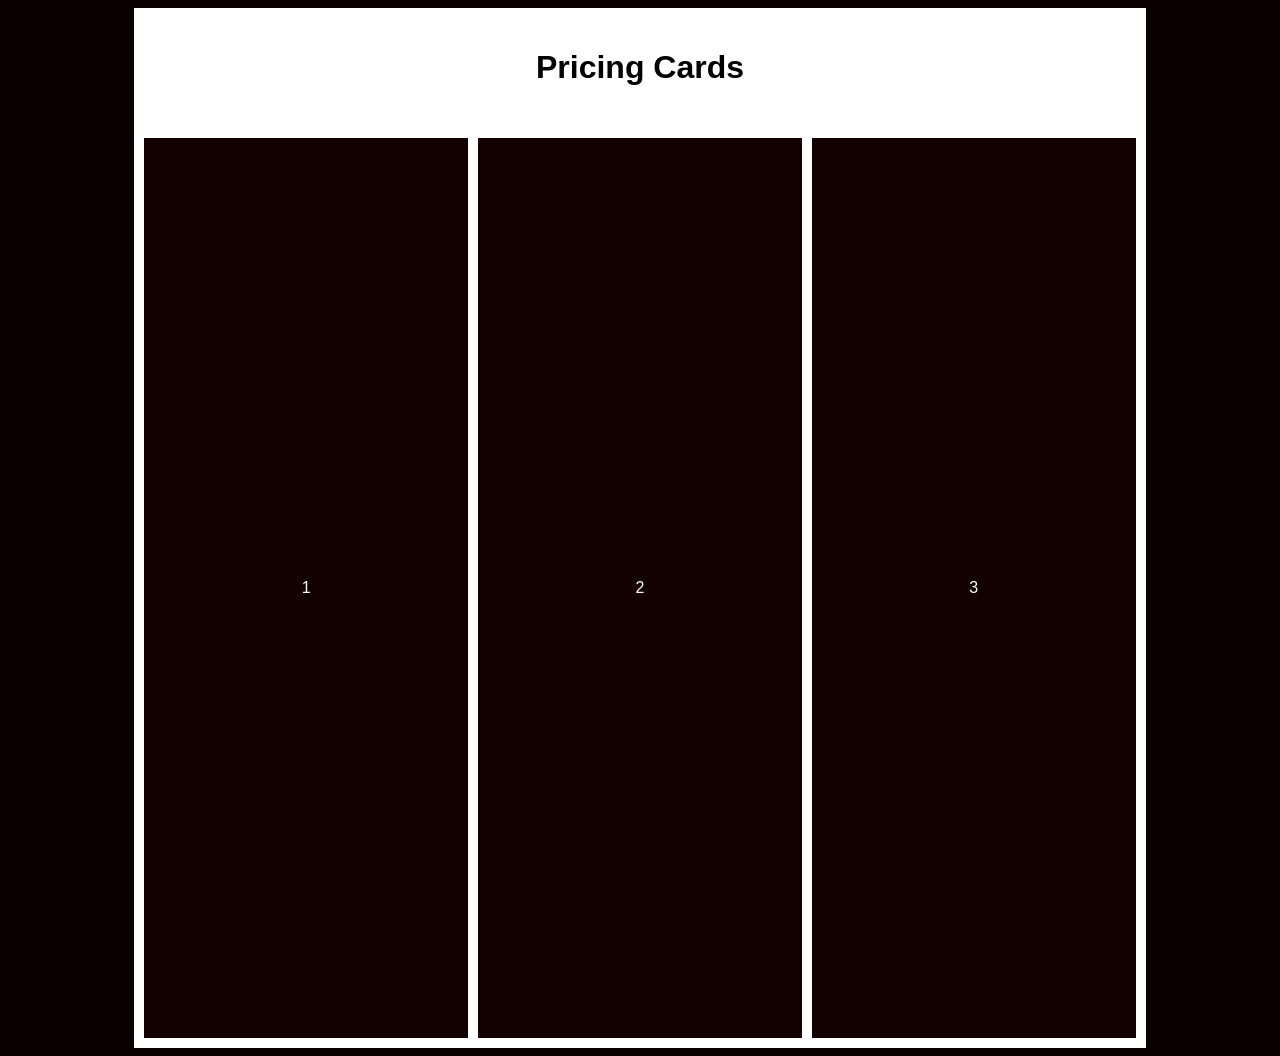
<file: grid/Assingment 1/index.html>
<!DOCTYPE html>
<html lang="en">
<head>
    <meta charset="UTF-8">
    <meta name="viewport" content="width=device-width, initial-scale=1.0">
    <title>Document</title>
    <style>
        body{
            font-family: Arial, sans-serif;
            background-color: #0b0000;
        }
        .nav{
            background-color: #fff;
            padding: 20px;
            text-align: center;
            color: #000;
        }
        .main{
            width: 80%;
            margin: 0 auto;
        }
        .container{
            display: grid;
            grid-template-columns: repeat(3, 1fr);
            background-color: #fff;
            gap: 10px;
            padding: 10px;
            height: 100vh;
        }
        .item{
            background-color: #130101;
            color: #fff;
            padding: 20px;
            text-align: center;
            display: flex;
            justify-content: center;
            align-items: center;
        }
    </style>
</head>
<body>
    <div class="main">
        <div class="nav">
            <h1>Pricing Cards</h1>
            </div>
    
        <div class="container">
            
            <div class="item">1</div>
            <div class="item">2</div>
            <div class="item">3</div>  
        </div>
        </div>
    </div>
</body>
</html>
</file>
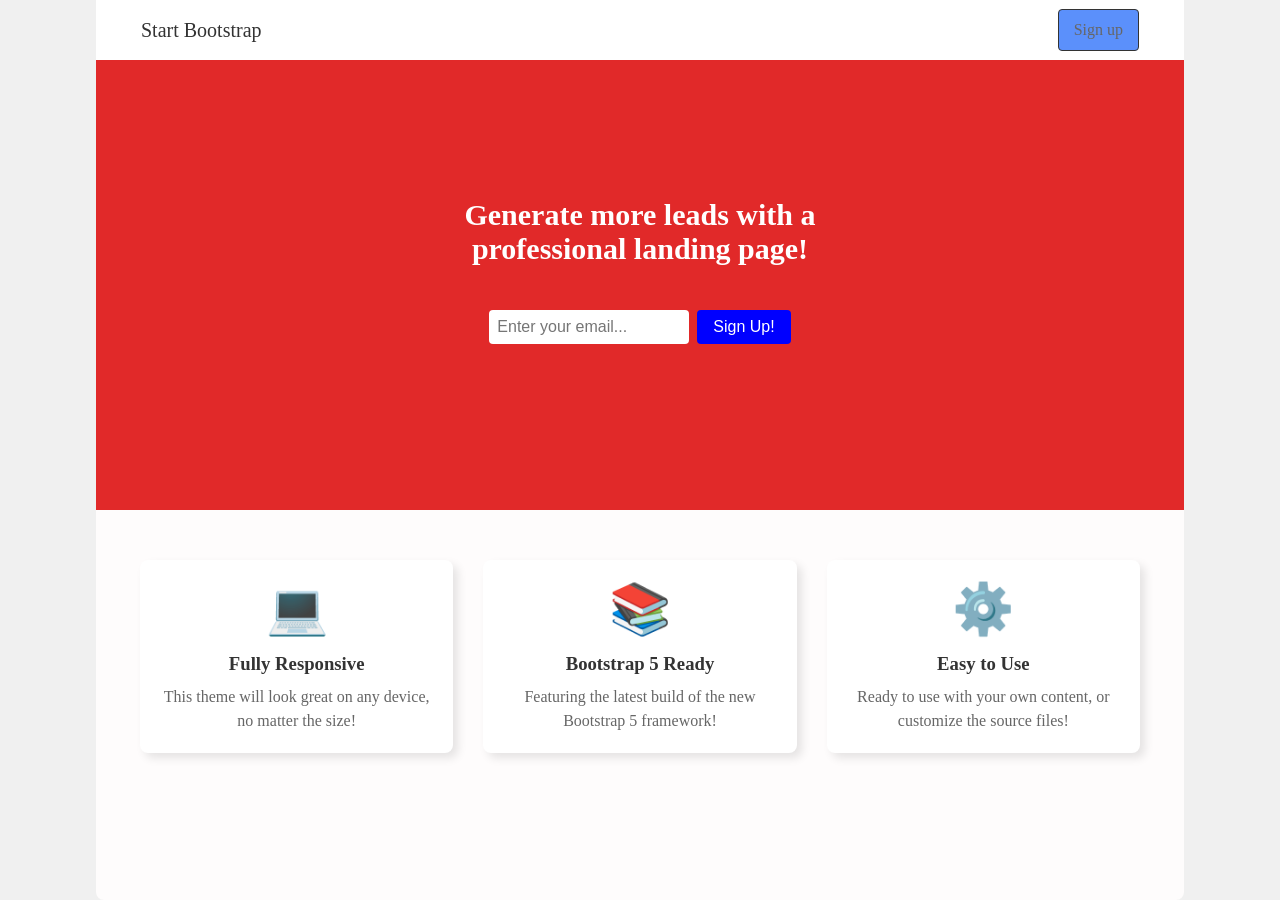
<file: Mini Assingment/Assingment 1/index.html>
<!doctype html>
<html lang="en">
  <head>
    <meta charset="UTF-8" />
    <meta name="viewport" content="width=device-width, initial-scale=1.0" />
    <title>Document</title>
    <link rel="stylesheet" href="Style.css" />
  </head>
  <body>
    <main class="main">
      <div class="container">
        <nav class="nav">
          <div class="left">
            <p>Start Bootstrap</p>
          </div>
          <div class="right">
            <p>Sign up</p>
          </div>
        </nav>
        <div class="image-container">
        <div class="image">
        <div class="content">
          <span class="title">
            Generate more leads with a professional landing page!
          </span>
        </div>
        <div class="input-container">
          <div class="input-group">
            <input
              type="text"
              placeholder="Enter your email..."
              class="email-input"
            />
          </div>
          <div class="button-group">
            <button class="signup-button">Sign Up!</button>
          </div>
        </div>
        </div>  
        </div>
         <div class="features-container">
        
        <div class="feature-box">
            <div class="icon">💻</div>
            <h3>Fully Responsive</h3>
            <p>This theme will look great on any device, no matter the size!</p>
        </div>

        <div class="feature-box">
            <div class="icon">📚</div>
            <h3>Bootstrap 5 Ready</h3>
            <p>Featuring the latest build of the new Bootstrap 5 framework!</p>
        </div>

        <div class="feature-box">
            <div class="icon">⚙️</div>
            <h3>Easy to Use</h3>
            <p>Ready to use with your own content, or customize the source files!</p>
        </div>

    </div>
      </div>
     
    </main>
  </body>
</html>
</file>
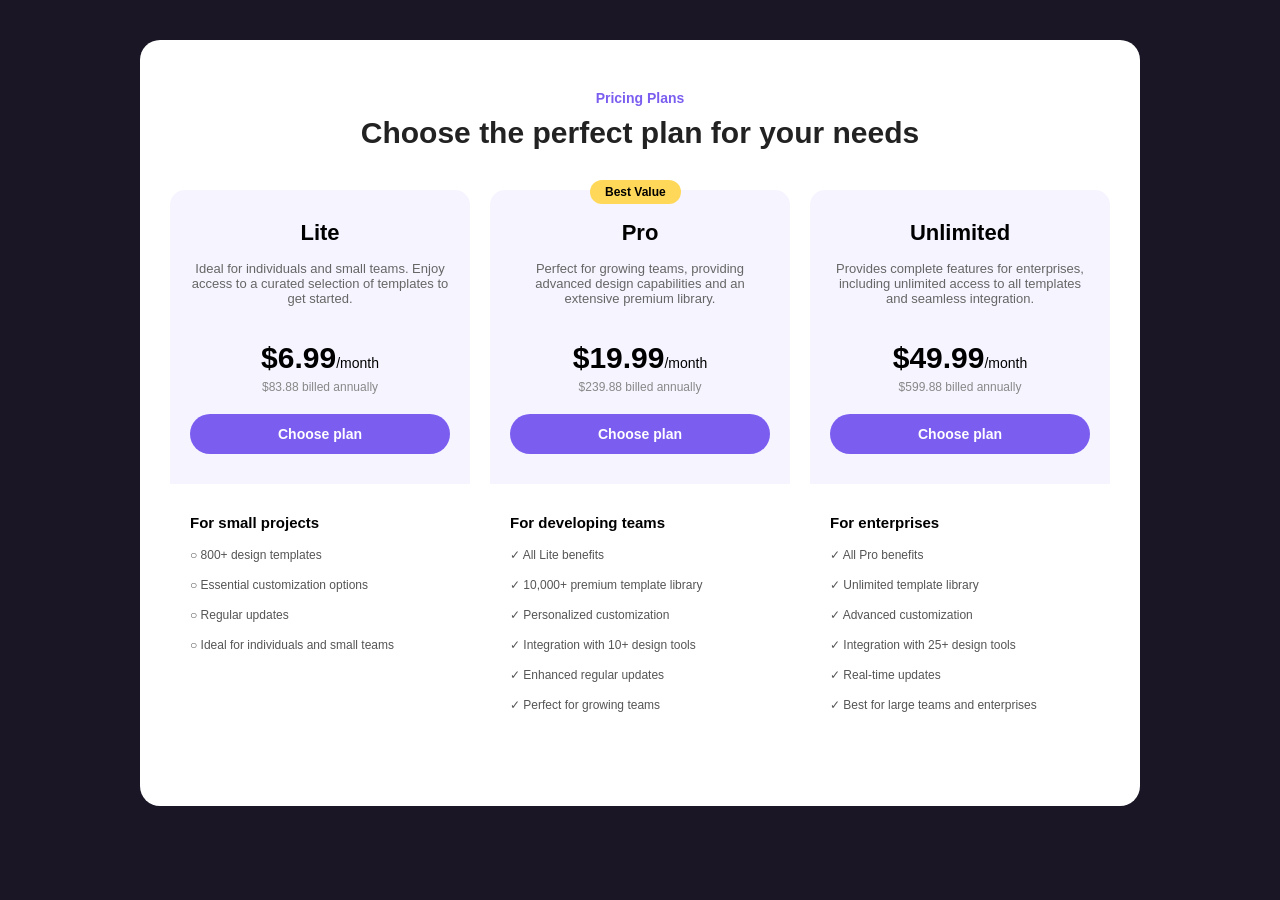
<file: Mini Assingment/Assingment 2/index.html>
<!DOCTYPE html>
<html lang="en">
<head>
    <meta charset="UTF-8">
    <meta name="viewport" content="width=device-width, initial-scale=1.0">
    <title>Pricing Plan</title>
    <link rel="stylesheet" href="style.css">
</head>
<body>

    <div class="main-container">

        <div class="header">
            <h3>Pricing Plans</h3>
            <h1>Choose the perfect plan for your needs</h1>
        </div>

        <div class="cards-row">

            <div class="card">
                <div class="card-top">
                    <h2>Lite</h2>
                    <p>Ideal for individuals and small teams. Enjoy access to a curated selection of templates to get started.</p>
                    <div class="price">$6.99<span>/month</span></div>
                    <div class="billed">$83.88 billed annually</div>
                    <button class="choose-btn">Choose plan</button>
                </div>
                <div class="card-bottom">
                    <h4>For small projects</h4>
                    <ul class="features-list">
                        <li>&#9675; 800+ design templates</li>
                        <li>&#9675; Essential customization options</li>
                        <li>&#9675; Regular updates</li>
                        <li>&#9675; Ideal for individuals and small teams</li>
                    </ul>
                </div>
            </div>

            <div class="card">
                <div class="badge">Best Value</div> <div class="card-top">
                    <h2>Pro</h2>
                    <p>Perfect for growing teams, providing advanced design capabilities and an extensive premium library.</p>
                    <div class="price">$19.99<span>/month</span></div>
                    <div class="billed">$239.88 billed annually</div>
                    <button class="choose-btn">Choose plan</button>
                </div>
                <div class="card-bottom">
                    <h4>For developing teams</h4>
                    <ul class="features-list">
                        <li>&#10003; All Lite benefits</li>
                        <li>&#10003; 10,000+ premium template library</li>
                        <li>&#10003; Personalized customization</li>
                        <li>&#10003; Integration with 10+ design tools</li>
                        <li>&#10003; Enhanced regular updates</li>
                        <li>&#10003; Perfect for growing teams</li>
                    </ul>
                </div>
            </div>

            <div class="card">
                <div class="card-top">
                    <h2>Unlimited</h2>
                    <p>Provides complete features for enterprises, including unlimited access to all templates and seamless integration.</p>
                    <div class="price">$49.99<span>/month</span></div>
                    <div class="billed">$599.88 billed annually</div>
                    <button class="choose-btn">Choose plan</button>
                </div>
                <div class="card-bottom">
                    <h4>For enterprises</h4>
                    <ul class="features-list">
                        <li>&#10003; All Pro benefits</li>
                        <li>&#10003; Unlimited template library</li>
                        <li>&#10003; Advanced customization</li>
                        <li>&#10003; Integration with 25+ design tools</li>
                        <li>&#10003; Real-time updates</li>
                        <li>&#10003; Best for large teams and enterprises</li>
                    </ul>
                </div>
            </div>

        </div>
    </div>

</body>
</html>
</file>
<file: Mini Assingment/Assingment 1/Style.css>
*{
    margin: 0;
    padding: 0;
    box-sizing: border-box;
}
html, body{
    height: 100%;
    width: 100%;
}
.main{
    width: 100%;
    height: 100%;
    background-color: #f0f0f0;
}

.container{
    width: 85%;
    margin: 0 auto;
    height: 100%;
    background-color: #fefcfc;
    border-radius: 8px;
}

.nav{
    width: 100%;
    height: 60px;
    background-color: #fff;
    display: flex;
    align-items: center;
    justify-content: space-between;
    padding: 0 45px;
}

.nav .left p{
    font-size: 20px;
    font-weight: 500;
    color: #333;
}
.right{
    border: #333 1px solid;
    padding: 8px 15px;
    border-radius: 4px;
    text-align: center;
    background-color: #5b90fb;
}

.image-container{
     display: flex;
     flex-direction: column;
     align-items: center;
     justify-content: center;
     height: 50vh;
     background-color: #e12929;
     background-image: url("https://images.unsplash.com/photo-1468581264429-2548ef9eb732?w=1000&auto=format&fit=crop&q=60&ixlib=rb-4.1.0&ixid=M3wxMjA3fDB8MHxzZWFyY2h8Nnx8b2NlYW58ZW58MHx8MHx8fDA%3D");
     background-size: cover;
     background-position: center;
     gap: 1rem;

     
}
.image{
    width: 75%;
    height: 100%;
    display: flex;
    flex-direction: column;
    align-items: center;
    justify-content: center;
    gap: 1rem;
}
.content{
    display: flex;
    align-items: center;
    justify-content: center;
    width: 100%;
    
}.title{
    color: white;
    font-size: 30px;
    font-weight: bold;
    text-align: center;
    width: 50%;
}
.input-container{
    display: flex;
    align-items: center;
    justify-content: center;
    width: 100%;
    height: 20%;
    gap: 0;

}
.email-input{
    padding: 0.5rem;
    font-size: 1rem;
    border: none;
    border-radius: 4px;
    margin-right: 0.5rem;
    width: 200px;
}
.signup-button{
    padding: 0.5rem 1rem;
    font-size: 1rem;
    background-color: #fff;
    color:white;
    background-color:blue;
    border-radius: 4px;
    border: none;
  
}

.features-container {
            display: flex;
            max-width: 1000px;
            margin: 0 auto;
            margin-top: 50px;
            gap: 30px;
            text-align: center;
        }

        /* Individual column styling */
        .feature-box {
            flex: 1; /* Makes all boxes take up equal space */
            padding: 20px;
            background-color: #fff;
            border-radius: 8px;
            box-shadow: 5px 5px 10px rgba(0, 0, 0, 0.1);
        }

        /* Fake icons using emojis for simplicity */
        .icon {
            font-size: 50px;
            margin-bottom: 15px;
        }

        h3 {
            color: #333;
            margin-bottom: 10px;
        }

        p {
            color: #666;
            line-height: 1.5;
        }

        /* Stacks the columns on small screens like mobile phones */
        @media (max-width: 768px) {
            .features-container {
                flex-direction: column;
            }
        }
</file>
<file: Mini Assingment/Assingment 2/style.css>
* {
            margin: 0;
            padding: 0;
            box-sizing: border-box;
            font-family: Arial, sans-serif; 
        }

        
        body {
            background-color: #1a1625; 
            padding: 40px 20px;
        }

        .main-container {
            background-color: white;
            max-width: 1000px;
            margin: 0 auto; 
            padding: 50px 30px;
            border-radius: 20px; 
        }

        .header {
            text-align: center;
            margin-bottom: 40px; 
        }

        .header h3 {
            color: #7b5ef0; 
            font-size: 14px;
            margin-bottom: 10px;
        }

        .header h1 {
            color: #222; 
            font-size: 30px;
        }

        .cards-row {
            display: flex;
            justify-content: center;
            gap: 20px; 
        }

        .card {
            background-color: white;
            width: 300px;
            border-radius: 15px;
            position: relative; 
        }

        .card-top {
            background-color: #f6f4ff; 
            padding: 30px 20px;
            border-top-left-radius: 15px;
            border-top-right-radius: 15px;
            text-align: center;
        }

        .card-top h2 {
            font-size: 22px;
            margin-bottom: 15px;
        }

        .card-top p {
            font-size: 13px;
            color: #666;
            margin-bottom: 20px;
            min-height: 60px; 
        }

        .price {
            font-size: 30px;
            font-weight: bold;
            margin-bottom: 5px;
        }

        .price span {
            font-size: 14px;
            font-weight: normal;
        }

        .billed {
            font-size: 12px;
            color: #888;
            margin-bottom: 20px;
        }

        .choose-btn {
            background-color: #7b5ef0;
            color: white;
            border: none;
            width: 100%;
            padding: 12px;
            border-radius: 25px; 
            font-size: 14px;
            font-weight: bold;
            cursor: pointer;
        }
        .card-bottom {
            padding: 30px 20px;
        }

        .card-bottom h4 {
            margin-bottom: 15px;
            font-size: 15px;
        }

        
        .features-list {
            list-style: none; 
        }

        .features-list li {
            font-size: 12px;
            color: #555;
            margin-bottom: 12px;
            line-height: 1.5;
        }

        .badge {
            background-color: #ffd859; 
            padding: 5px 15px;
            border-radius: 15px;
            font-size: 12px;
            font-weight: bold;
        
            position: absolute;
            top: -10px;
            left: 100px; 
        }
</file>
